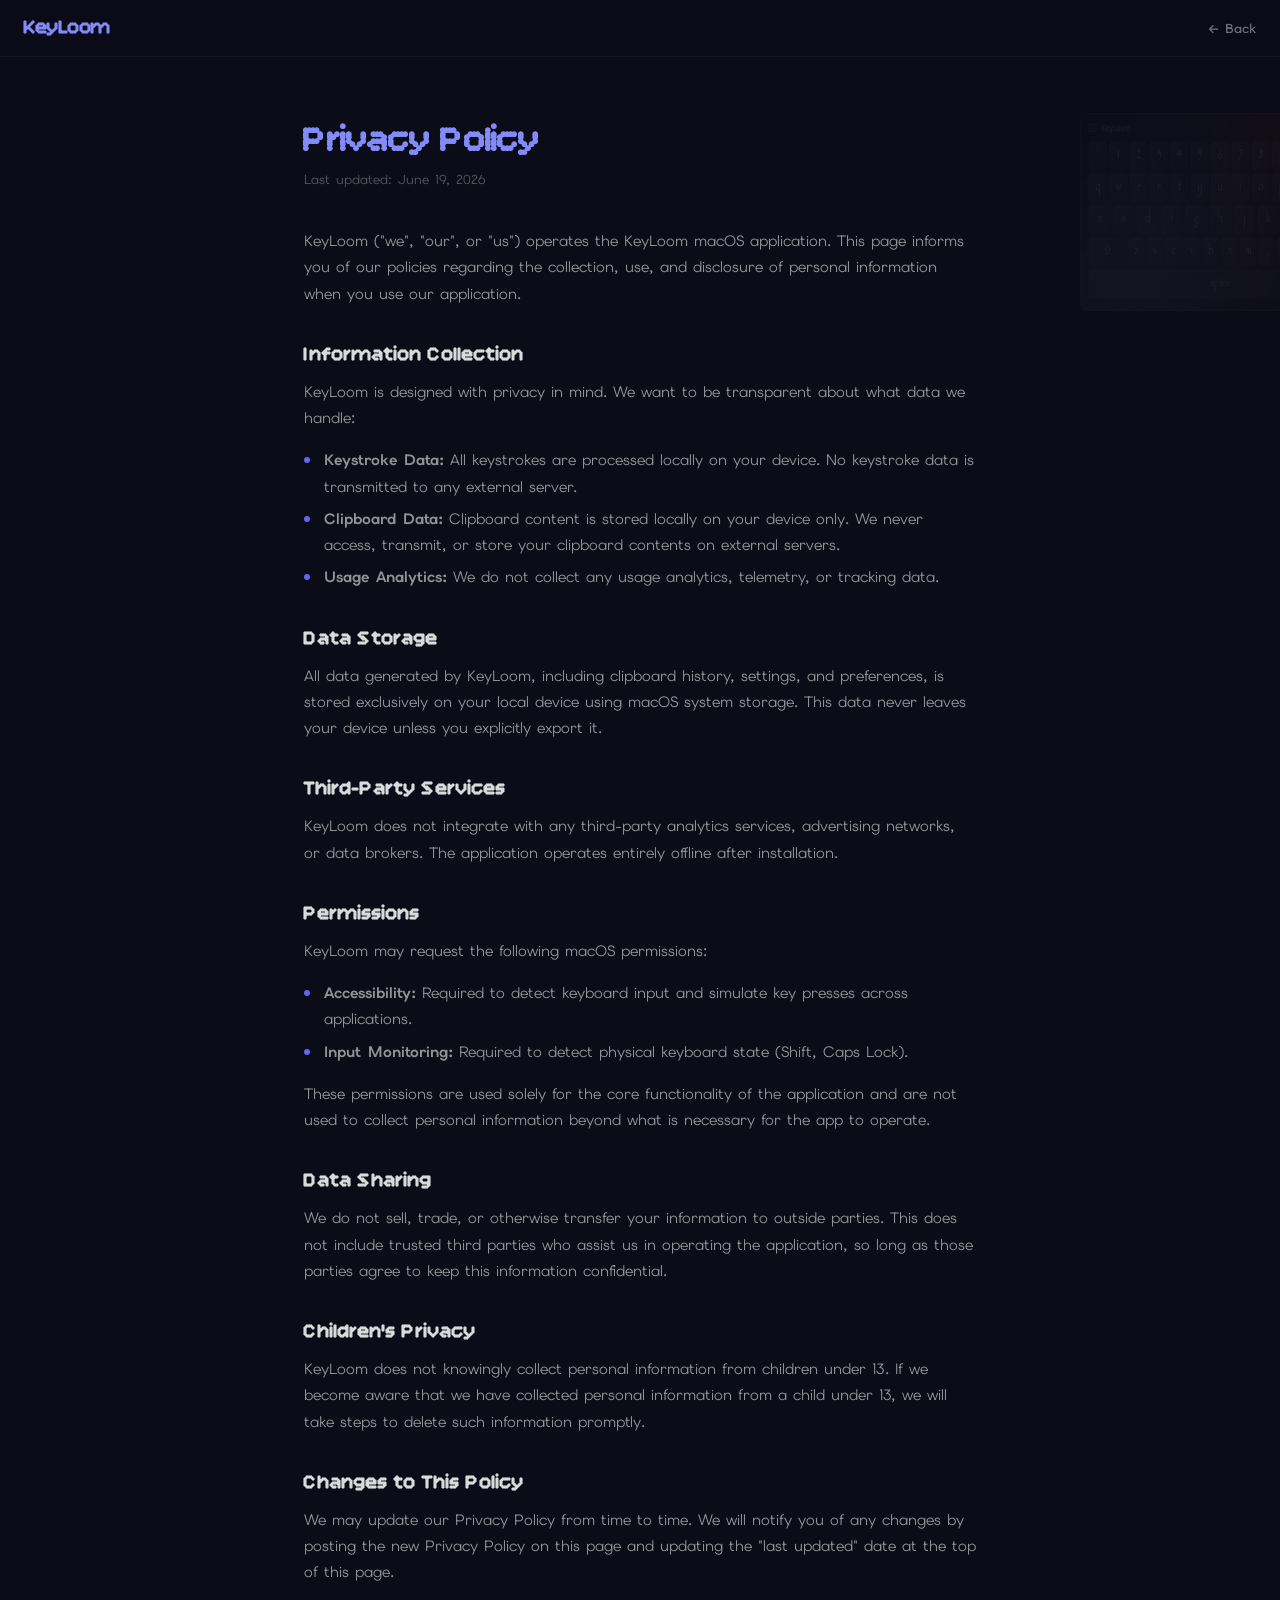
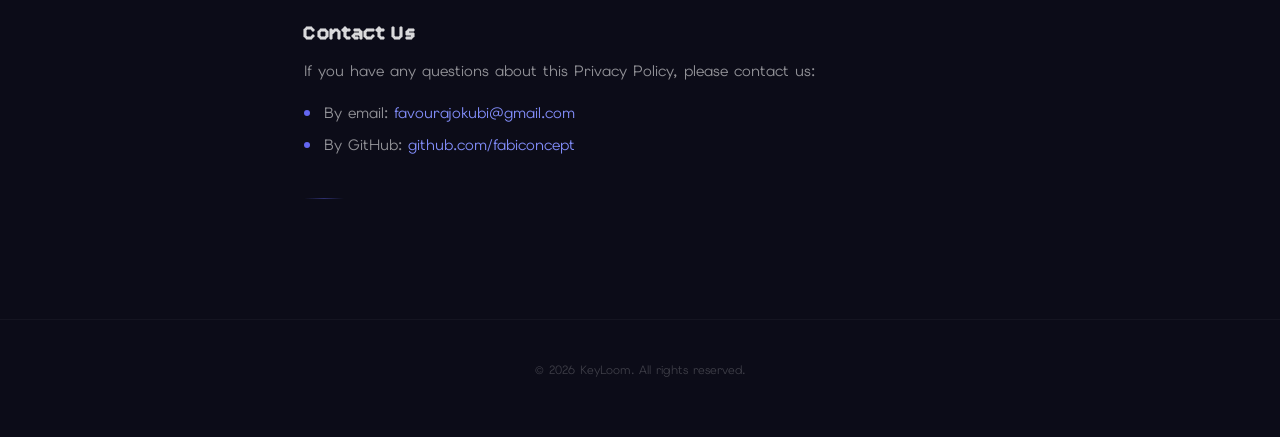
<file: privacy.html>
<!DOCTYPE html>
<html lang="en">
<head>
  <meta charset="UTF-8">
  <meta name="viewport" content="width=device-width, initial-scale=1.0">
  <title>Privacy Policy - KeyLoom</title>
  <meta name="description" content="KeyLoom's privacy policy. Learn how KeyLoom handles your data, clipboard contents, and system permissions on macOS.">
  <meta name="keywords" content="KeyLoom, privacy policy, macOS, virtual keyboard, data handling">
  <meta name="author" content="Fabiconcept">
  <meta name="robots" content="index, follow">
  <link rel="canonical" href="https://keyloom.app/privacy.html">
  <meta property="og:type" content="website">
  <meta property="og:title" content="Privacy Policy - KeyLoom">
  <meta property="og:description" content="KeyLoom's privacy policy. Learn how KeyLoom handles your data, clipboard contents, and system permissions on macOS.">
  <meta property="og:image" content="https://keyloom.app/screenshots/final/hero.png">
  <meta property="og:url" content="https://keyloom.app/privacy.html">
  <meta property="og:site_name" content="KeyLoom">
  <meta property="og:locale" content="en_US">
  <meta name="twitter:card" content="summary_large_image">
  <meta name="twitter:title" content="Privacy Policy - KeyLoom">
  <meta name="twitter:description" content="KeyLoom's privacy policy. Learn how KeyLoom handles your data, clipboard contents, and system permissions on macOS.">
  <meta name="twitter:image" content="https://keyloom.app/screenshots/final/hero.png">
  <meta name="twitter:creator" content="@fabiconcept">
  <meta name="twitter:site" content="@fabiconcept">
  <meta name="theme-color" content="#0d0d15">
  <link rel="icon" type="image/png" href="final/icon_256x256.png">
  <link rel="apple-touch-icon" href="final/icon_256x256.png">
  <link rel="manifest" href="manifest.json">
  <link rel="preconnect" href="https://fonts.googleapis.com">
  <link rel="preconnect" href="https://fonts.gstatic.com" crossorigin>
  <link href="https://fonts.googleapis.com/css2?family=Bitcount+Prop+Single:wght@400;700&family=Elms+Sans:wght@400;500;600;700&display=swap" rel="stylesheet">
  <style>
    *, *::before, *::after { margin: 0; padding: 0; box-sizing: border-box; }

    html {
      font-family: 'Elms Sans', sans-serif;
      font-size: 16px;
      background: #0c0c18;
      color: rgba(255,255,255,0.7);
      -webkit-font-smoothing: antialiased;
      scroll-behavior: smooth;
    }

    body {
      min-height: 100vh;
      overflow-x: hidden;
    }

    /* === FLOATING KEYS === */
    .bg-keys {
      position: fixed;
      inset: 0;
      pointer-events: none;
      z-index: 0;
      overflow: hidden;
    }
    .bg-key {
      position: absolute;
      font-family: 'Elms Sans', sans-serif;
      font-size: 14px;
      font-weight: 600;
      color: rgba(99,102,241,0.06);
      border: 1px solid rgba(99,102,241,0.04);
      border-radius: 6px;
      padding: 6px 10px;
      background: rgba(255,255,255,0.01);
      animation: drift linear infinite;
      will-change: transform;
    }
    @keyframes drift {
      0% { transform: translateY(110vh) rotate(0deg); opacity: 0; }
      10% { opacity: 1; }
      90% { opacity: 1; }
      100% { transform: translateY(-10vh) rotate(var(--rot)); opacity: 0; }
    }

    .nav {
      position: fixed;
      top: 0; left: 0; right: 0;
      z-index: 100;
      padding: 16px 24px;
      display: flex;
      align-items: center;
      justify-content: space-between;
      background: rgba(12,12,24,0.8);
      backdrop-filter: blur(12px);
      border-bottom: 1px solid rgba(255,255,255,0.04);
    }

    .nav-logo {
      font-family: 'Bitcount Prop Single', sans-serif;
      font-size: 20px;
      font-weight: 700;
      color: #818cf8;
      text-decoration: none;
      letter-spacing: -0.5px;
    }

    .nav-back {
      font-size: 13px;
      font-weight: 600;
      color: rgba(255,255,255,0.4);
      text-decoration: none;
      transition: color 0.2s;
    }

    .nav-back:hover { color: #818cf8; }

    .content {
      max-width: 720px;
      margin: 0 auto;
      padding: 120px 24px 80px;
    }

    h1 {
      font-family: 'Bitcount Prop Single', sans-serif;
      font-size: 36px;
      font-weight: 700;
      color: #818cf8;
      margin-bottom: 8px;
      letter-spacing: -1px;
    }

    h1 .letter, h2 .letter {
      display: inline-block;
      transition: letter-spacing 0.25s ease-out, opacity 0.25s ease-out;
    }

    h1 .letter.shrink, h2 .letter.shrink {
      letter-spacing: -3px;
      opacity: 0.6;
    }

    h1 .letter.mild, h2 .letter.mild {
      letter-spacing: -1.5px;
      opacity: 0.8;
    }

    .updated {
      font-size: 13px;
      color: rgba(255,255,255,0.3);
      margin-bottom: 40px;
    }

    h2 {
      font-family: 'Bitcount Prop Single', sans-serif;
      font-size: 20px;
      font-weight: 700;
      color: rgba(255,255,255,0.85);
      margin-top: 36px;
      margin-bottom: 12px;
    }

    p {
      font-size: 15px;
      line-height: 1.75;
      color: rgba(255,255,255,0.55);
      margin-bottom: 16px;
    }

    ul {
      list-style: none;
      margin-bottom: 16px;
      padding-left: 0;
    }

    ul li {
      font-size: 15px;
      line-height: 1.75;
      color: rgba(255,255,255,0.55);
      padding-left: 20px;
      position: relative;
      margin-bottom: 6px;
    }

    ul li::before {
      content: '';
      position: absolute;
      left: 0;
      top: 10px;
      width: 6px;
      height: 6px;
      border-radius: 50%;
      background: #6366f1;
    }

    a {
      color: #818cf8;
      text-decoration: none;
      transition: opacity 0.2s;
    }

    a:hover { opacity: 0.8; }

    .divider {
      width: 40px;
      height: 1px;
      background: linear-gradient(90deg, transparent, rgba(99,102,241,0.4), transparent);
      margin: 40px 0;
    }

    .footer-mini {
      text-align: center;
      padding: 40px 20px;
      border-top: 1px solid rgba(255,255,255,0.04);
    }

    .footer-mini p {
      font-size: 12px;
      color: rgba(255,255,255,0.2);
    }

    @media (max-width: 640px) {
      h1 { font-size: 28px; }
      .content { padding: 100px 16px 60px; }
    }

    /* Floating hero image prop - tablets and desktops only */
    .floating-hero {
      display: none;
    }

    @media (min-width: 768px) {
      .floating-hero {
        display: block;
        position: fixed;
        top: 0;
        right: 60px;
        z-index: 50;
        opacity: 0.08;
      }

      .floating-hero-svg {
        position: absolute;
        top: 0;
        left: 0;
        width: 100%;
        height: 200px;
        pointer-events: none;
      }

      .floating-hero-anchor-outer {
        fill: #333;
        stroke: #555;
        stroke-width: 2;
      }

      .floating-hero-anchor-inner {
        fill: #B4B2A9;
      }

      .floating-hero-rope-path {
        fill: none;
        stroke: rgba(99,102,241,0.35);
        stroke-width: 2.5;
        stroke-linecap: round;
      }

      .floating-hero-img {
        width: 280px;
        position: absolute;
        top: 0;
        left: -140px;
        cursor: grab;
        pointer-events: auto;
        transition: filter 0.2s;
      }

      .floating-hero-img:active {
        cursor: grabbing;
      }
    }

    /* === ENTRANCE ANIMATIONS === */
    .reveal {
      opacity: 0;
      transform: translateY(30px);
      transition: opacity 0.6s ease-out, transform 0.6s ease-out;
    }
    .reveal.visible {
      opacity: 1;
      transform: translateY(0);
    }
    .reveal-up {
      opacity: 0;
      transform: translateY(50px);
      transition: opacity 0.7s ease-out, transform 0.7s ease-out;
    }
    .reveal-up.visible {
      opacity: 1;
      transform: translateY(0);
    }
    .stagger-1 { transition-delay: 0.05s; }
    .stagger-2 { transition-delay: 0.1s; }
    .stagger-3 { transition-delay: 0.15s; }
    .stagger-4 { transition-delay: 0.2s; }

    @media (prefers-reduced-motion: reduce) {
      *, *::before, *::after {
        animation-duration: 0.01ms !important;
        animation-iteration-count: 1 !important;
        transition-duration: 0.01ms !important;
      }
      .reveal, .reveal-up {
        opacity: 1 !important;
        transform: none !important;
      }
    }
  </style>
</head>
<body>
  <div class="bg-keys" id="bg-keys"></div>

  <!-- Floating hero image prop -->
  <div class="floating-hero" id="floating-hero">
    <svg class="floating-hero-svg" id="floating-hero-svg">
      <path id="floating-rope-path" class="floating-hero-rope-path" fill="none" stroke="rgba(99,102,241,0.35)" stroke-width="2.5" stroke-linecap="round"/>
      <circle id="floating-anchor-outer" class="floating-hero-anchor-outer" r="7" fill="#333" stroke="#555" stroke-width="2"/>
      <circle id="floating-anchor-inner" class="floating-hero-anchor-inner" r="3" fill="#B4B2A9"/>
    </svg>
    <img src="final/hero.png" alt="KeyLoom floating virtual keyboard on macOS" class="floating-hero-img" id="floating-hero-img" width="280" height="200">
  </div>

  <nav class="nav">
    <a href="index.html" class="nav-logo">KeyLoom</a>
    <a href="index.html" class="nav-back">&larr; Back</a>
  </nav>

  <div class="content">
    <h1 id="privacy-title" class="reveal-up">Privacy Policy</h1>
    <div class="updated reveal stagger-1">Last updated: June 19, 2026</div>

    <p class="reveal stagger-2">KeyLoom ("we", "our", or "us") operates the KeyLoom macOS application. This page informs you of our policies regarding the collection, use, and disclosure of personal information when you use our application.</p>

    <h2 class="section-heading reveal stagger-3">Information Collection</h2>
    <p class="reveal stagger-3">KeyLoom is designed with privacy in mind. We want to be transparent about what data we handle:</p>
    <ul class="reveal stagger-4">
      <li><strong>Keystroke Data:</strong> All keystrokes are processed locally on your device. No keystroke data is transmitted to any external server.</li>
      <li><strong>Clipboard Data:</strong> Clipboard content is stored locally on your device only. We never access, transmit, or store your clipboard contents on external servers.</li>
      <li><strong>Usage Analytics:</strong> We do not collect any usage analytics, telemetry, or tracking data.</li>
    </ul>

    <h2 class="section-heading reveal stagger-1">Data Storage</h2>
    <p class="reveal stagger-2">All data generated by KeyLoom, including clipboard history, settings, and preferences, is stored exclusively on your local device using macOS system storage. This data never leaves your device unless you explicitly export it.</p>

    <h2 class="section-heading reveal stagger-3">Third-Party Services</h2>
    <p class="reveal stagger-4">KeyLoom does not integrate with any third-party analytics services, advertising networks, or data brokers. The application operates entirely offline after installation.</p>

    <h2 class="section-heading reveal stagger-1">Permissions</h2>
    <p class="reveal stagger-2">KeyLoom may request the following macOS permissions:</p>
    <ul class="reveal stagger-3">
      <li><strong>Accessibility:</strong> Required to detect keyboard input and simulate key presses across applications.</li>
      <li><strong>Input Monitoring:</strong> Required to detect physical keyboard state (Shift, Caps Lock).</li>
    </ul>
    <p class="reveal stagger-4">These permissions are used solely for the core functionality of the application and are not used to collect personal information beyond what is necessary for the app to operate.</p>

    <h2 class="section-heading reveal stagger-1">Data Sharing</h2>
    <p class="reveal stagger-2">We do not sell, trade, or otherwise transfer your information to outside parties. This does not include trusted third parties who assist us in operating the application, so long as those parties agree to keep this information confidential.</p>

    <h2 class="section-heading reveal stagger-3">Children's Privacy</h2>
    <p class="reveal stagger-4">KeyLoom does not knowingly collect personal information from children under 13. If we become aware that we have collected personal information from a child under 13, we will take steps to delete such information promptly.</p>

    <h2 class="section-heading reveal stagger-1">Changes to This Policy</h2>
    <p class="reveal stagger-2">We may update our Privacy Policy from time to time. We will notify you of any changes by posting the new Privacy Policy on this page and updating the "last updated" date at the top of this page.</p>

    <h2 class="section-heading reveal stagger-3">Contact Us</h2>
    <p class="reveal stagger-4">If you have any questions about this Privacy Policy, please contact us:</p>
    <ul class="reveal stagger-4">
      <li>By email: <a href="mailto:favourajokubi@gmail.com">favourajokubi@gmail.com</a></li>
      <li>By GitHub: <a href="https://github.com/fabiconcept" target="_blank" rel="noopener">github.com/fabiconcept</a></li>
    </ul>

    <div class="divider reveal"></div>
  </div>

  <div class="footer-mini reveal">
    <p>&copy; 2026 KeyLoom. All rights reserved.</p>
  </div>

  <script>
  // Floating background keys
  (() => {
    const KEYS = ['Q','W','E','R','T','Y','U','I','O','P','A','S','D','F','G','H','J','K','L','Z','X','C','V','B','N','M','⌘','⌥','⇧','⇪','⏎','⌫','tab','ctrl','esc','spc'];
    const bg = document.getElementById('bg-keys');
    if (bg) {
      for (let i = 0; i < 16; i++) {
        const el = document.createElement('div');
        el.className = 'bg-key';
        el.textContent = KEYS[Math.floor(Math.random() * KEYS.length)];
        el.style.left = Math.random() * 100 + '%';
        el.style.setProperty('--rot', (Math.random() * 60 - 30) + 'deg');
        el.style.animationDuration = (14 + Math.random() * 20) + 's';
        el.style.animationDelay = (-Math.random() * 25) + 's';
        el.style.fontSize = (11 + Math.random() * 6) + 'px';
        bg.appendChild(el);
      }
    }
  })();

  // Verlet rope simulation for floating hero image
  (() => {
    const hero = document.getElementById('floating-hero');
    const svg = document.getElementById('floating-hero-svg');
    const ropePath = document.getElementById('floating-rope-path');
    const anchorOuter = document.getElementById('floating-anchor-outer');
    const anchorInner = document.getElementById('floating-anchor-inner');
    const img = document.getElementById('floating-hero-img');
    if (!hero || !svg || !ropePath || !img) return;

    // Only on desktop
    if (window.innerWidth < 768) return;

    const SEGMENTS = 12;
    const GRAVITY = 0.5;
    const DAMPING = 0.92;
    const ITERATIONS = 15;
    const ROPE_TOP = 10;
    const ANCHOR_X = 0;

    let points = [];
    let ropeRestLen = 0;
    let dragging = false;
    let dragOffX = 0;
    let dragOffY = 0;

    function init() {
      const ropeHeight = 100;
      ropeRestLen = ropeHeight / SEGMENTS;
      points = [];
      for (let i = 0; i <= SEGMENTS; i++) {
        points.push({
          x: ANCHOR_X,
          y: ROPE_TOP + i * ropeRestLen,
          px: ANCHOR_X,
          py: ROPE_TOP + i * ropeRestLen,
          pinned: i === 0
        });
      }
      anchorOuter.setAttribute('cx', ANCHOR_X);
      anchorOuter.setAttribute('cy', ROPE_TOP);
      anchorInner.setAttribute('cx', ANCHOR_X);
      anchorInner.setAttribute('cy', ROPE_TOP);
    }

    function integrate() {
      const tip = points[points.length - 1];
      for (const p of points) {
        if (p.pinned) continue;
        if (p === tip && dragging) continue;
        const vx = (p.x - p.px) * DAMPING;
        const vy = (p.y - p.py) * DAMPING;
        p.px = p.x;
        p.py = p.y;
        p.x += vx;
        p.y += vy + GRAVITY;
      }
    }

    function constrain() {
      for (let iter = 0; iter < ITERATIONS; iter++) {
        for (let i = 0; i < points.length - 1; i++) {
          const a = points[i];
          const b = points[i + 1];
          const dx = b.x - a.x;
          const dy = b.y - a.y;
          const dist = Math.sqrt(dx * dx + dy * dy) || 0.001;
          const diff = (dist - ropeRestLen) / dist * 0.5;
          const ox = dx * diff;
          const oy = dy * diff;
          if (!a.pinned && !(i === 0 && dragging)) { a.x += ox; a.y += oy; }
          if (!(i + 1 === points.length - 1 && dragging)) { b.x -= ox; b.y -= oy; }
        }
        points[0].x = ANCHOR_X;
        points[0].y = ROPE_TOP;
      }
    }

    function render() {
      let d = `M ${points[0].x.toFixed(2)} ${points[0].y.toFixed(2)}`;
      for (let i = 1; i < points.length; i++) {
        d += ` L ${points[i].x.toFixed(2)} ${points[i].y.toFixed(2)}`;
      }
      ropePath.setAttribute('d', d);

      const tip = points[points.length - 1];
      const imgW = img.offsetWidth || 280;
      img.style.left = (tip.x - imgW / 2).toFixed(2) + 'px';
      img.style.top = tip.y.toFixed(2) + 'px';
    }

    function tip() { return points[points.length - 1]; }

    function isOnImage(mx, my) {
      const t = tip();
      const imgW = img.offsetWidth || 280;
      const imgH = img.offsetHeight || 200;
      return mx >= t.x - imgW / 2 - 8 && mx <= t.x + imgW / 2 + 8 &&
             my >= t.y - 8 && my <= t.y + imgH + 8;
    }

    function getPos(e) {
      const rect = hero.getBoundingClientRect();
      if (e.touches) {
        return { x: e.touches[0].clientX - rect.left, y: e.touches[0].clientY - rect.top };
      }
      return { x: e.clientX - rect.left, y: e.clientY - rect.top };
    }

    function onDragStart(e) {
      const p = getPos(e);
      if (isOnImage(p.x, p.y)) {
        e.preventDefault();
        dragging = true;
        const t = tip();
        dragOffX = t.x - p.x;
        dragOffY = t.y - p.y;
        img.style.cursor = 'grabbing';
      }
    }

    function onDragMove(e) {
      if (!dragging) return;
      e.preventDefault();
      const p = getPos(e);
      const t = tip();
      t.x = p.x + dragOffX;
      t.y = p.y + dragOffY;
      t.px = t.x;
      t.py = t.y;
    }

    function onDragEnd() {
      dragging = false;
      img.style.cursor = 'grab';
    }

    img.addEventListener('mousedown', onDragStart);
    img.addEventListener('touchstart', onDragStart, { passive: false });
    window.addEventListener('mousemove', onDragMove);
    window.addEventListener('touchmove', onDragMove, { passive: false });
    window.addEventListener('mouseup', onDragEnd);
    window.addEventListener('touchend', onDragEnd);

    img.addEventListener('mousemove', e => {
      if (dragging) return;
      const p = getPos(e);
      img.style.cursor = isOnImage(p.x, p.y) ? 'grab' : 'default';
    });

    function loop() {
      integrate();
      constrain();
      render();
      requestAnimationFrame(loop);
    }

    init();
    loop();
  })();

  // Letter effect for headings
  (() => {
    function initLetterEffect(el) {
      const text = el.textContent;
      el.innerHTML = '';
      const letters = [];
      text.split('').forEach(ch => {
        if (ch === ' ') {
          const space = document.createTextNode(' ');
          el.appendChild(space);
          return;
        }
        const span = document.createElement('span');
        span.className = 'letter';
        span.textContent = ch;
        el.appendChild(span);
        letters.push(span);
      });
      letters.forEach((span, i) => {
        span.addEventListener('mouseenter', () => {
          span.classList.add('shrink');
          if (i > 0) letters[i - 1].classList.add('mild');
          if (i < letters.length - 1) letters[i + 1].classList.add('mild');
        });
        span.addEventListener('mouseleave', () => {
          span.classList.remove('shrink');
          if (i > 0) letters[i - 1].classList.remove('mild');
          if (i < letters.length - 1) letters[i + 1].classList.remove('mild');
        });
      });
    }

    const title = document.getElementById('privacy-title');
    if (title) initLetterEffect(title);

    document.querySelectorAll('.section-heading').forEach(h => initLetterEffect(h));
  })();

  // Entrance animations
  document.addEventListener('DOMContentLoaded', () => {
    const observer = new IntersectionObserver((entries) => {
      entries.forEach(entry => {
        if (entry.isIntersecting) {
          entry.target.classList.add('visible');
        }
      });
    }, { threshold: 0.1, rootMargin: '0px 0px -40px 0px' });

    document.querySelectorAll('.reveal, .reveal-up').forEach(el => {
      observer.observe(el);
    });
  });
  </script>
</body>
</html>
</file>
